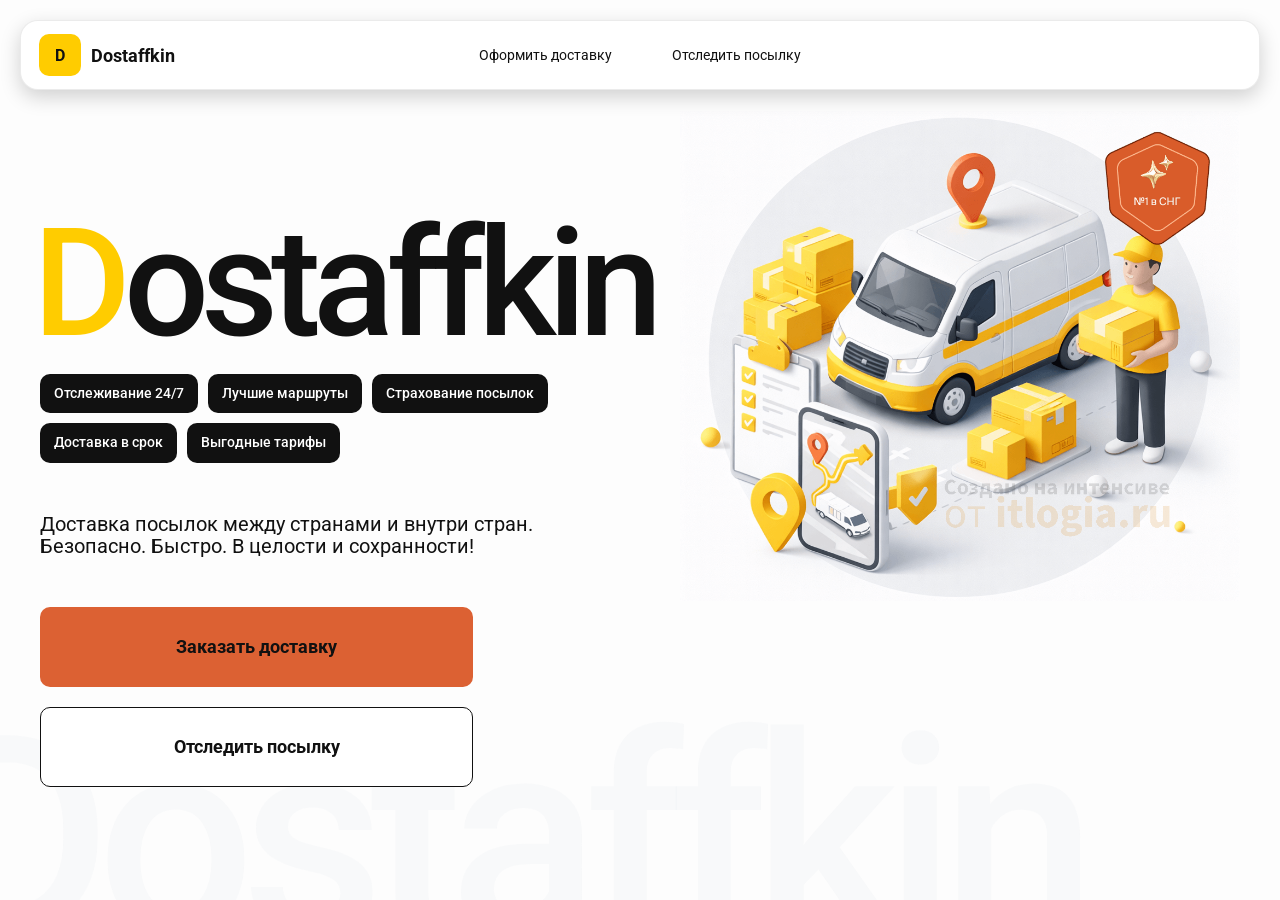
<file: index.html>
<!doctype html>
<html lang="ru">

<head>
    <meta charset="utf-8" />
    <meta name="viewport" content="width=device-width,initial-scale=1,maximum-scale=1,user-scalable=0" />
    <title>Dostaffkin — Доставка посылок между странами и внутри стран. Безопасно. Быстро. В целости и сохранности!
    </title>
    <link href="styles/base.css" rel="stylesheet" />
    <link href="styles/base_adaptive.css" rel="stylesheet" />
    <link href="styles/index.css" rel="stylesheet" />
    <link href="styles/index_adaptive.css" rel="stylesheet" />
</head>

<body>

    <div class="container">
        <header class="header">
            <a class="header-brand" href="./index.html">
                <div class="header-logo">D</div>
                <div class="header-title">Dostaffkin</div>
            </a>
            <nav class="header-menu">
                <a class="header-link" href="./order.html">Оформить <span>доставку</span></a>
                <a class="header-link" href="./track.html">Отследить <span>посылку</span></a>
            </nav>
        </header>
        <main class="main">
            <section class="main-info">
                <div class="main-title">
                    <span>D</span>ostaffkin
                </div>
                <div class="main-features">
                    <div class="main-feature">Отслеживание 24/7</div>
                    <div class="main-feature">Лучшие маршруты</div>
                    <div class="main-feature">Страхование посылок</div>
                    <div class="main-feature">Доставка в срок</div>
                    <div class="main-feature">Выгодные тарифы</div>
                </div>
                <div class="main-description">
                    Доставка посылок между странами и внутри стран.
                    Безопасно. Быстро. В целости и сохранности!
                </div>
                <div class="main-actions">
                    <a class="button" type="button" href="./order.html">Заказать доставку</a>
                    <a class="button button-white" type="button" href="./track.html">Отследить посылку</a>
                </div>
            </section>
            <div class="main-title-ghost">Dostaffkin</div>
            <section class="main-image">
                <img src="images/main-image.png" alt="Main image" />
            </section>
        </main>
    </div>

</body>

</html>
</file>
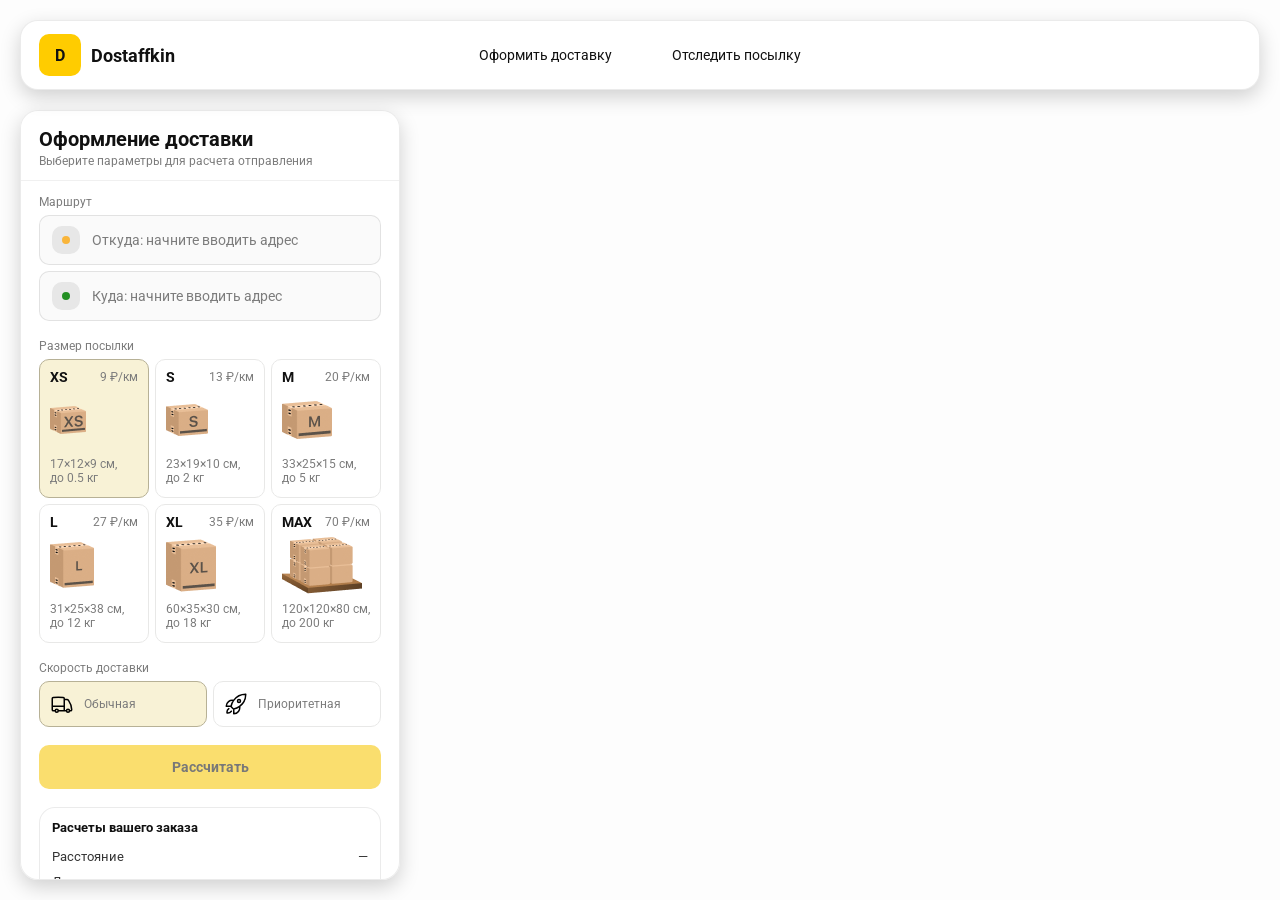
<file: order.html>
<!doctype html>
<html lang="ru">

<head>
    <meta charset="utf-8" />
    <meta name="viewport" content="width=device-width,initial-scale=1,maximum-scale=1,user-scalable=0" />
    <title>Оформление доставки</title>

    <link rel="stylesheet" href="styles/base.css" />
    <link rel="stylesheet" href="styles/base_adaptive.css" />

    <link rel="stylesheet" href="styles/order.css" />
    <link rel="stylesheet" href="styles/order_adaptive.css" />

    <script src="https://api-maps.yandex.ru/2.1/?lang=ru_RU&apikey=281306ed-1cef-46ac-9d2d-6e76b0856dc1&suggest_apikey=db7b5dc1-58e1-4e07-a41d-57877790d0ab" type="text/javascript"></script>
</head>

<body>
    <div id="map"></div>

    <header class="header">
        <a class="header-brand" href="./index.html">
            <div class="header-logo">D</div>
            <div class="header-title">Dostaffkin</div>
        </a>
        <nav class="header-menu">
            <a class="header-link" href="#">Оформить <span>доставку</span></a>
            <a class="header-link" href="./track.html">Отследить <span>посылку</span></a>
        </nav>
    </header>

    <aside class="main" id="sidebar">
        <div class="main-header">
            <div class="main-title">Оформление доставки</div>
            <div class="main-text">Выберите параметры для расчета отправления</div>
        </div>
        <div class="main-content">
            <div class="main-route">
                <div class="main-block-title">Маршрут</div>
                <div class="main-fields">
                    <div class="main-field" id="fromField">
                        <div class="main-pin"></div>
                        <input id="from" placeholder="Откуда: начните вводить адрес" autocomplete="off" />
                        <div class="main-ac" id="fromAc" role="listbox" aria-label="Подсказки адресов"></div>
                    </div>

                    <div class="main-field" id="toField">
                        <div class="main-pin"></div>
                        <input id="to" placeholder="Куда: начните вводить адрес" autocomplete="off" />
                        <div class="main-ac" id="toAc" role="listbox" aria-label="Подсказки адресов"></div>
                    </div>
                </div>
            </div>
            <div class="main-package">
                <div class="main-block-title">Размер посылки</div>

                <div class="main-sizes">
                    <div class="main-size-card is-active" data-value="xs">
                        <div class="main-size-top">
                            <div class="main-size-label">XS</div>
                            <div class="main-size-rate">9 ₽/км</div>
                        </div>
                        <div class="main-size-media">
                            <img src="images/sizes/xs.png" alt="Короб XS" />
                        </div>
                        <div class="main-size-description">17×12×9 см,<br>до 0.5 кг</div>
                    </div>

                    <div class="main-size-card" data-value="s">
                        <div class="main-size-top">
                            <div class="main-size-label">S</div>
                            <div class="main-size-rate">13 ₽/км</div>
                        </div>
                        <div class="main-size-media">
                            <img src="images/sizes/s.png" alt="Короб S" />
                        </div>
                        <div class="main-size-description">23×19×10 см,<br>до 2 кг</div>
                    </div>

                    <div class="main-size-card" data-value="m">
                        <div class="main-size-top">
                            <div class="main-size-label">M</div>
                            <div class="main-size-rate">20 ₽/км</div>
                        </div>
                        <div class="main-size-media">
                            <img src="images/sizes/m.png" alt="Короб M" />
                        </div>
                        <div class="main-size-description">33×25×15 см,<br>до 5 кг</div>
                    </div>

                    <div class="main-size-card" data-value="l">
                        <div class="main-size-top">
                            <div class="main-size-label">L</div>
                            <div class="main-size-rate">27 ₽/км</div>
                        </div>
                        <div class="main-size-media">
                            <img src="images/sizes/l.png" alt="Короб L" />
                        </div>
                        <div class="main-size-description">31×25×38 см,<br>до 12 кг</div>
                    </div>

                    <div class="main-size-card" data-value="xl">
                        <div class="main-size-top">
                            <div class="main-size-label">XL</div>
                            <div class="main-size-rate">35 ₽/км</div>
                        </div>
                        <div class="main-size-media">
                            <img src="images/sizes/xl.png" alt="Короб XL" />
                        </div>
                        <div class="main-size-description">60×35×30 см,<br>до 18 кг</div>
                    </div>

                    <div class="main-size-card" data-value="max">
                        <div class="main-size-top">
                            <div class="main-size-label">MAX</div>
                            <div class="main-size-rate">70 ₽/км</div>
                        </div>
                        <div class="main-size-media main-size-media-palleta">
                            <img src="images/sizes/max.png" alt="Паллета" />
                        </div>
                        <div class="main-size-description">120×120×80 см,<br>до 200 кг</div>
                    </div>
                </div>
            </div>
            <div class="main-speed">
                <div class="main-block-title">Скорость доставки</div>

                <div class="main-speeds">
                    <div class="main-speed-card is-active" data-value="regular">
                        <img class="main-speed-media" src="images/icons/regular.svg" alt="Regular" />
                        <div class="main-speed-description">Обычная</div>
                    </div>
                    <div class="main-speed-card" data-value="fast">
                        <img class="main-speed-media" src="images/icons/fast.svg" alt="Fast" />
                        <div class="main-speed-description">Приоритетная</div>
                    </div>

                </div>
            </div>
            <div class="main-calculate-block">
                <button id="calc" class="button calculate-button" type="button" disabled>Рассчитать</button>
            </div>

            <div class="main-result" id="result">
                <div class="main-result-title">Расчеты вашего заказа</div>
                <div class="main-result-lines">
                    <div class="main-result-line"><span>Расстояние</span><span id="distanceValue">—</span></div>
                    <div class="main-result-line"><span>Доставим через</span><span id="durationValue">—</span></div>
                    <div class="main-result-line"><span>Тариф</span><span id="rateValue">—</span></div>
                </div>
                <div class="main-price">
                    <div class="main-price-label">Итого</div>
                    <div class="main-price-value" id="totalValue">—</div>
                </div>
            </div>

            <div class="main-order-box">
                <div class="main-order-form" id="orderForm">
                    <div class="main-order-title">Оформление доставки</div>
                    <div class="main-block-info-row">
                        <div class="main-block-title">Контакты</div>
                        <div class="order-fields">
                            <div class="main-field">
                                <input id="customerName" placeholder="Ваше имя" autocomplete="off" />
                            </div>
                            <div class="main-field">
                                <input id="customerPhone" placeholder="Ваш телефон" autocomplete="off"
                                    inputmode="tel" />
                            </div>
                        </div>
                    </div>
                    <div class="main-block-info-row extra-info">
                        <div class="main-block-title">Дополнительная информация</div>
                        <div class="main-field textarea">
                            <textarea id="comment" placeholder="Детали доставки и комментарии"></textarea>
                        </div>
                    </div>
                    <button id="submit" class="button main-submit-request" type="button" disabled>Отправить
                        заявку
                    </button>
                </div>

                <div class="main-order-success" id="orderSuccess">
                    <div class="main-success-icon">✓</div>
                    <div class="main-success-title">Заявка отправлена!</div>
                    <div class="main-success-title">Номер отправления – <span id="orderId"></span></div>
                    <div class="main-success-subtitle">Мы скоро свяжемся с вами</div>
                </div>
            </div>



        </div>
    </aside>


    <script src="scripts/order.js"></script>


</body>

</html>
</file>
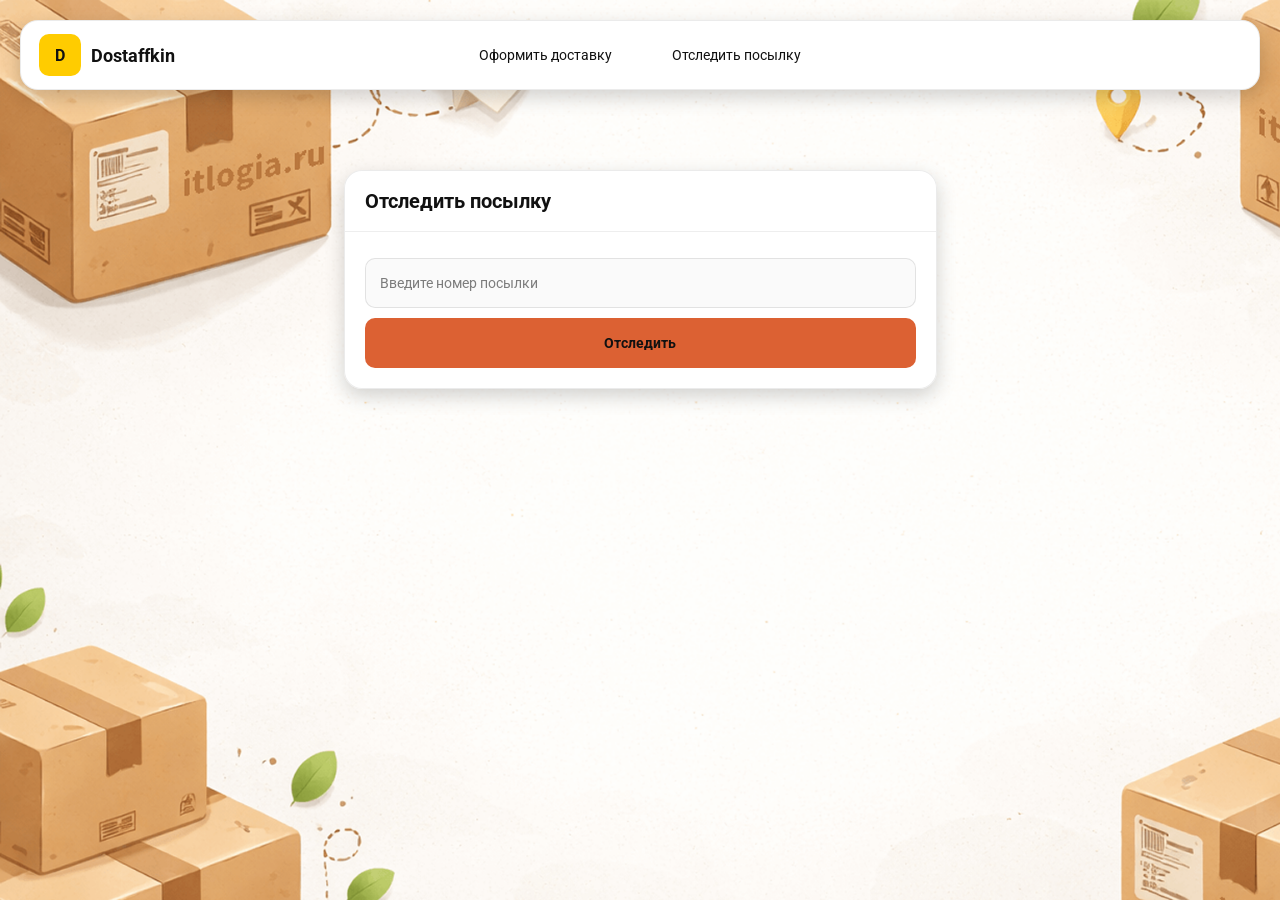
<file: track.html>
<!doctype html>
<html lang="ru">

<head>
    <meta charset="utf-8" />
    <meta name="viewport" content="width=device-width,initial-scale=1,maximum-scale=1,user-scalable=0" />
    <title>Отследить посылку</title>
    <link rel="stylesheet" href="styles/base.css" />
    <link rel="stylesheet" href="styles/base_adaptive.css" />

    <link rel="stylesheet" href="styles/track.css" />
    <link rel="stylesheet" href="styles/track_adaptive.css" />
</head>

<body>

    <div class="container">
        <header class="header">
            <a class="header-brand" href="./index.html">
                <div class="header-logo">D</div>
                <div class="header-title">Dostaffkin</div>
            </a>
            <nav class="header-menu">
                <a class="header-link" href="./order.html">Оформить <span>доставку</span></a>
                <a class="header-link" href="#">Отследить <span>посылку</span></a>
            </nav>
        </header>
        <main class="track-content">
            <section class="track-card track-search">
                <div class="track-title">Отследить посылку</div>
                <div class="track-action">
                    <div class="main-field track-field">
                        <input id="trackNumber" placeholder="Введите номер посылки" autocomplete="off" />
                    </div>
                    <button id="trackButton" class="button track-button" type="button">Отследить</button>
                </div>
            </section>
            <section class="track-card track-result" id="trackResult">
                <div class="track-result-header">
                    <div class="track-id" id="trackIdValue"></div>
                    <div class="track-routes">
                        <div class="track-route">
                            <div class="track-route-pin">
                                <svg xmlns="http://www.w3.org/2000/svg" fill="none" viewBox="0 0 24 24"
                                    stroke-width="1.5" stroke="orange" class="size-6">
                                    <path stroke-linecap="round" stroke-linejoin="round"
                                        d="M15 10.5a3 3 0 1 1-6 0 3 3 0 0 1 6 0Z" />
                                    <path stroke-linecap="round" stroke-linejoin="round"
                                        d="M19.5 10.5c0 7.142-7.5 11.25-7.5 11.25S4.5 17.642 4.5 10.5a7.5 7.5 0 1 1 15 0Z" />
                                </svg>
                            </div>
                            <div class="track-route-address" id="trackFromValue">
                                Откуда: Москва, улица Арбат, 1
                            </div>
                        </div>
                        <div class="track-route track-route-arrow">
                            <svg xmlns="http://www.w3.org/2000/svg" fill="none" viewBox="0 0 24 24" stroke-width="1.5"
                                stroke="currentColor" class="size-6">
                                <path stroke-linecap="round" stroke-linejoin="round"
                                    d="M19.5 13.5 12 21m0 0-7.5-7.5M12 21V3" />
                            </svg>
                        </div>
                        <div class="track-route">
                            <div class="track-route-pin">
                                <svg xmlns="http://www.w3.org/2000/svg" fill="none" viewBox="0 0 24 24"
                                    stroke-width="1.5" stroke="green" class="size-6">
                                    <path stroke-linecap="round" stroke-linejoin="round"
                                        d="M15 10.5a3 3 0 1 1-6 0 3 3 0 0 1 6 0Z" />
                                    <path stroke-linecap="round" stroke-linejoin="round"
                                        d="M19.5 10.5c0 7.142-7.5 11.25-7.5 11.25S4.5 17.642 4.5 10.5a7.5 7.5 0 1 1 15 0Z" />
                                </svg>
                            </div>
                            <div class="track-route-address" id="trackToValue">
                                Куда: Минск, проспект Независимости, 58
                            </div>
                        </div>
                    </div>
                </div>
                <div class="track-info">
                    <div class="track-status-title">Статус данной посылки:</div>
                    <div class="track-status-list" id="trackStatusList">


                    </div>
                </div>
            </section>
        </main>
    </div>

<script src="scripts/track.js"></script>

</body>

</html>
</file>
<file: styles/base.css>
*, *::before, *::after {
    box-sizing: border-box;
}

@font-face {
    font-family: "Roboto";
    src: url("../fonts/Roboto-Regular.ttf");
    font-weight: normal;
}

@font-face {
    font-family: "Roboto";
    src: url("../fonts/Roboto-Bold.ttf");
    font-weight: bold;
}

@font-face {
    font-family: "Roboto";
    src: url("../fonts/Roboto-Medium.ttf");
    font-weight: 500;
}

html, body {
    margin: 0;
    color: #111111;
    font-family: "Roboto", sans-serif;
}

body {
    background: #FDFDFD;
}

.header {
    border-radius: 18px;
    box-shadow: 0 7px 20px 0 #0000002E;
    backdrop-filter: blur(10px);
    background: #ffffff;
    left: 20px;
    border: 1px solid rgba(0, 0, 0, 0.08);
    position: fixed;
    right: 20px;
    top: 20px;
    padding: 14px 18px;
    height: 70px;
    display: flex;
    align-items: center;
    z-index: 6;
}

.header-brand {
    display: flex;
    align-items: center;
    text-decoration: none;
    gap: 10px;
}

.header-logo {
    width: 42px;
    height: 42px;
    border-radius: 10px;
    background: #FFCC00;
    display: grid;
    place-items: center;
    font-weight: bold;
    color: #111;
}

.header-title {
    font-size: 18px;
    font-weight: bold;
    color: #111111;
    text-decoration: none;
}

.header-menu {
    display: flex;
    align-items: center;
    gap: 60px;
    margin: 0;
    position: absolute;
    left: 50%;
    transform: translateX(-50%);
}

.header-link {
    font-size: 14px;
    color: #111111;
    text-decoration: none;
}

.button {
    border: 0;
    outline: none;
    height: 44px;
    border-radius: 10px;
    font-size: 14px;
    font-weight: bold;
    cursor: pointer;
    font-family: inherit;
    transition: transform .08s ease, opacity .12s ease;
    background: #DC6133;
    color: #111111;
    text-align: center;
    text-decoration: none;
}

.button:hover {
    background-color: #E5BC19;
}

.button:disabled {
    cursor: not-allowed;
    background-color: #FADE6E;
    color: #787878;
    transform: none;
}

.button.button-white {
    background: #ffffff;
    border: 1px solid #111111;
}

.button.button-white:hover {
    background: rgb(241 241 241);
}

.main-field {
    display: flex;
    align-items: center;
    margin-top: 6px;
    gap: 10px;
    border: 1px solid #1111111A;
    background: #FAFAFA;
    border-radius: 10px;
    padding: 10px 12px;
    position: relative;
    box-sizing: border-box;
    height: 50px;
}

.main-field.textarea {
    height: auto;
}

.main-pin {
    width: 28px;
    height: 28px;
    border-radius: 10px;
    background: rgba(17, 17, 17, 0.08);
    display: grid;
    place-items: center;
    flex: 0 0 auto;
    position: relative;
}

.main-pin::before {
    content: "";
    width: 8px;
    height: 8px;
    border-radius: 999px;
    background: orange;
    opacity: .75;
    display: block;
}

.main-field:last-child .main-pin::before {
    background: green;
    opacity: .85;
}

input,
textarea {
    width: 100%;
    border: 0;
    outline: none;
    background: transparent;
    font-size: 14px;
    color: #111111;
    font-family: inherit;
}

textarea {
    resize: vertical;
    min-height: 72px;
    padding: 2px 0;
}

input::placeholder,
textarea::placeholder {
    color: #7C7C7C;
}

.main-field:focus-within {
    border-color: rgba(0, 0, 0, 0.20);
    box-shadow: 0 0 0 4px rgba(255, 204, 0, 0.35);
    background: rgba(255, 255, 255, 0.75);
}
</file>
<file: styles/base_adaptive.css>
@media (max-width: 767px) {
    .header {
        left: 10px;
        right: 10px;
        top: 10px;
    }

    .header-link span {
        display: none;
    }

    .header-menu {
        gap: 20px;
        justify-content: flex-start;
        margin: 0 0 0 30px;
        position: static;
        transform: none;
    }
}

@media (max-width: 420px) {
    .header-title {
        display: none;
    }
}

@media (max-width: 374px) {
    .header-menu {
        gap: 10px;
        margin: 0 0 0 10px;
    }
}
</file>
<file: styles/index.css>
.container {
    overflow: hidden;
    min-height: 100vh;
}

.main {
    padding: 111px 40px 40px;
    position: relative;
    display: flex;
}

.main-info {
    max-width: 840px;
    width: 100%;
    position: relative;
}

.main-title {
    margin-top: 98px;
    font-weight: 500;
    font-size: 200px;
    line-height: 1;
    letter-spacing: -0.05em;
    color: #111111;
    left: -15px;
    position: relative;
}

.main-title span {
    color: #ffcc00;
}

.main-features {
    margin-top: 15px;
    display: flex;
    flex-wrap: wrap;
    gap: 10px;
}

.main-feature {
    background: #111111;
    color: #ffffff;
    padding: 12px 14px;
    font-weight: 500;
    font-size: 14px;
    line-height: 1.1;
    border-radius: 10px;
}

.main-description {
    margin-top: 50px;
    max-width: 500px;
    font-size: 20px;
    line-height: 1.1;
    color: #111111;
}

.main-actions {
    margin-top: 50px;
    display: flex;
    flex-direction: column;
    gap: 20px;
}

.main-actions .button {
    height: 80px;
    width: 433px;
    font-size: 18px;
    font-weight: bold;
    place-items: center;
    display: grid;
}

.main-title-ghost {
    position: absolute;
    z-index: -1;
    left: -70px;
    bottom: -150px;
    font-weight: 500;
    font-size: 278px;
    line-height: 1;
    letter-spacing: -0.05em;
    color: #ECEDF04D;
}

.main-image {
    width: 1024px;
    top: 100px;
    z-index: -2;
}

.main-image img {
    width: 100%;
    max-width: 1024px;
    height: auto;
    display: block;
}
</file>
<file: styles/index_adaptive.css>
@media (max-width: 1760px) {
    .main-title {
        font-size: 150px;
        left: -7px;
    }

    .main-info {
        max-width: 640px;
    }
}

@media (max-width: 1200px) {
    .main-info {
        max-width: 540px;
    }

    .main {
        padding: 111px 20px 20px;
    }

    .main-title {
        font-size: 120px;
        left: -4px;
    }

    .main-title-ghost {
        font-size: 220px;
    }
}

@media (max-width: 1024px) {
    .main-title {
        margin-top: 30px;
    }

    .main {
        flex-direction: column-reverse;
    }

    .main-image {
        max-width: 350px;
        position: absolute;
        left: 370px;
        top: 370px;
    }

    .main-info {
        max-width: 100%;
    }

    .main-actions {
        gap: 10px;
    }

    .main-actions .button {
        height: 50px;
        font-size: 14px;
        width: auto;
        max-width: 300px;
    }

    .main-description {
        max-width: 350px;
    }
}

@media (max-width: 570px) {
    .main-title {
        font-size: 88px;
    }

    .main-description {
        max-width: 100%
    }

    .main-actions {
        width: 100%;
    }

    .main-actions .button {
        width: 100%;
        max-width: 100%
    }

    .main-image {
        max-width: 650px;
        position: absolute;
        left: 170px;
        top: 70px;
        opacity: 0.2;
    }
}

@media (max-width: 400px) {
    .main-title {
        font-size: 70px;
    }
}
</file>
<file: styles/order.css>
#map {
    position: fixed;
    inset: 0;
}

.main {
    border-radius: 18px;
    box-shadow: 0 7px 20px 0 #0000002E;
    backdrop-filter: blur(10px);
    background: rgba(255, 255, 255, 0.96);
    left: 20px;
    border: 1px solid rgba(0, 0, 0, 0.08);
    position: fixed;
    top: 110px;
    bottom: 20px;
    width: 380px;
    display: flex;
    flex-direction: column;
    overflow: hidden;
    z-index: 5;
}

.main-header {
    padding: 18px 18px 12px 18px;
    border-bottom: 1px solid rgba(0, 0, 0, 0.06);
    display: flex;
    flex-direction: column;
}

.main-title {
    font-size: 20px;
    line-height: 100%;
    font-weight: bold;
}

.main-text {
    font-size: 12px;
    margin-top: 5px;
    color: #7C7C7C;
}

.main-content {
    padding: 14px 18px 18px 18px;
    overflow: auto;
    scrollbar-width: none;
    display: flex;
    flex-direction: column;
    gap: 18px;
    flex: 1;
}

.main-block-title {
    font-size: 12px;
    color: #7C7C7C;
}

.main-route .main-block-title,
.main-package .main-block-title {
    margin-bottom: 6px;
}

.main-sizes {
    display: grid;
    gap: 6px;
    grid-template-columns: repeat(3, 1fr);
}

.main-size-card {
    border: 1px solid #E8E8E7;
    background: #FFFFFF;
    border-radius: 10px;
    padding: 10px;
    cursor: pointer;
    user-select: none;
    transition: transform .08s ease, border-color .12s ease, background .12s ease;
    min-height: 139px;
}

.main-size-card:hover {
    transform: translateY(-1px);
}

.main-size-card.is-active {
    background-color: #F8F2D6;
    border-color: #B7B196;
}

.main-size-top {
    display: flex;
    align-items: center;
    justify-content: space-between;
}

.main-size-label {
    font-weight: bold;
    font-size: 14px;
    color: #111111;
    line-height: 100%;
}

.main-size-rate {
    font-size: 12px;
    color: #7C7C7C;
    line-height: 100%;
}

.main-size-media {
    margin-top: 8px;
    height: 57px;
}

.main-size-description {
    margin-top: 8px;
    font-size: 12px;
    color: #7C7C7C;
    line-height: 1.2;
}

.calculate-button {
    width: 100%;
}

.main-result {
    border: 1px solid rgba(0, 0, 0, 0.08);
    background: rgba(255, 255, 255, 0.75);
    border-radius: 16px;
    padding: 12px;
    line-height: 1.25;
}

.main-result-title {
    font-weight: bold;
    font-size: 13px;
    color: #111111;
    margin-bottom: 13px;
}

.main-result-lines {
    gap: 8px;
    display: flex;
    flex-direction: column;
}

.main-result-line {
    font-size: 13px;
    color: rgba(17, 17, 17, 0.85);
    display: flex;
    justify-content: space-between;
}

.main-price {
    margin-top: 18px;
    padding-top: 10px;
    border-top: 1px dashed rgba(0, 0, 0, 0.12);
    display: flex;
    align-items: baseline;
    justify-content: space-between;
}

.main-price-label {
    font-size: 12px;
    color: rgba(17, 17, 17, 0.55);
}

.main-price-value {
    font-size: 20px;
    font-weight: bold;
    color: #111111;
    letter-spacing: -0.3px;
}

.main-order-box {
    background: #ffffff;
    border: 1px solid #E8E8E7;
    border-radius: 10px;
    padding: 12px;
}

.main-order-title {
    margin-bottom: 8px;
    font-weight: bold;
    font-size: 14px;
    color: #111111;
}

.main-block-info {
    display: flex;
    flex-direction: column;
    gap: 6px;
}

.order-fields {
    display: grid;
    grid-template-columns: 1fr 1fr;
    column-gap: 10px;
    margin-top: 6px;
}

.main-block-info-row.extra-info {
    display: block;
    margin-top: 13px;
}

.main-submit-request {
    width: 100%;
    margin-top: 6px;
}

.main-order-success {
    display: none;
    text-align: center;
    padding: 22px 12px;
    gap: 12px;
}

.main-order-success.is-visible {
    display: flex;
    flex-direction: column;
    align-items: center;
}

.main-success-icon {
    width: 56px;
    height: 56px;
    border-radius: 50%;
    background: #16a34a;
    color: #ffffff;
    display: grid;
    place-items: center;
    font-size: 30px;
}

.main-success-title {
    font-size: 14px;
    font-weight: bold;
    color: #111111;
}

.main-success-subtitle {
    font-size: 12px;
    color: rgba(17, 17, 17, 0.55);
    line-height: 1.3;
}

.main-speed .main-block-title {
    margin-bottom: 6px;
}

.main-speeds {
    display: grid;
    gap: 6px;
    grid-template-columns: repeat(2, 1fr);
}

.main-speed-card {
    border: 1px solid #E8E8E7;
    background: #FFFFFF;
    border-radius: 10px;
    padding: 10px;
    cursor: pointer;
    user-select: none;
    transition: transform .08s ease, border-color .12s ease, background .12s ease;
    display: flex;
    align-items: center;
    gap: 10px;
}

.main-speed-card:hover {
    transform: translateY(-1px);
}

.main-speed-card.is-active {
    background-color: #F8F2D6;
    border-color: #B7B196;
}

.main-speed-description {
    font-size: 12px;
    color: #7C7C7C;
    line-height: 1.2;
}
</file>
<file: styles/order_adaptive.css>
@media (max-width: 767px) {
    .main {
        left: 10px;
        right: 10px;
        top: 50%;
        bottom: 12px;
        width: auto;
        max-width: none;
    }
}

@media (max-width: 420px) {
    .main-sizes {
        grid-template-columns: repeat(2, 1fr);
    }
}
</file>
<file: styles/track.css>
.container {
    background: #F4F4F4 url("../images/track-bg.png");
    background-size: cover;
    min-height: 100vh;
    padding: 170px 0 50px 0;
}

.track-content {
    width: 593px;
    margin: 0 auto;
}

.track-card {
    width: 100%;
    border-radius: 18px;
    box-shadow: 0 7px 20px 0 #0000002E;
    backdrop-filter: blur(10px);
    background: rgba(255, 255, 255, 0.96);
    border: 1px solid rgba(0, 0, 0, 0.08);
}

.track-title {
    font-size: 20px;
    line-height: 100%;
    font-weight: bold;
    border-bottom: 1px solid #EEEEEE;
    padding: 20px;
}

.track-action {
    padding: 20px;
}

.track-button {
    width: 100%;
    height: 50px;
}

.track-field {
    margin-bottom: 10px;
}

.track-result {
    margin-top: 5px;
    display: none;
}

.track-result.is-visible {
    display: block;
}

.track-result-header {
    font-weight: bold;
    font-size: 14px;
    color: #111111;
    padding: 20px;
    border-bottom: 1px solid #EEEEEE;
}

.track-id {
    margin-bottom: 12px;
    font-size: 20px;
}

.track-routes {
    display: flex;
    flex-direction: column;
    gap: 10px;
    font-weight: normal;
}

.track-route {
    display: flex;
    align-items: center;
    gap: 10px;
}

.track-route-pin {
    width: 24px;
    height: 24px;
    flex-shrink: 0;
}

.track-route-arrow {
    padding: 15px 0;
    width: 24px;
    height: 24px;
}

.track-info {
    padding: 20px;
}

.track-status {
    display: flex;
    align-items: center;
    font-size: 12px;
    gap: 10px;
}

.track-status-title {
    font-size: 14px;
    color: #111111;
    margin-bottom: 20px;
}

.track-status-list {
    display: flex;
    flex-direction: column;
    gap: 15px;
}

.track-status-icon {
    width: 40px;
    height: 40px;
    border-radius: 50%;
    background: rgba(17, 17, 17, 0.08);
    display: grid;
    place-items: center;
    flex: 0 0 auto;
}

.track-status.created .track-status-icon {
    background-color: #F1CB00;
}

.track-status.in-way .track-status-icon {
    background-color: #F08A11;
}

.track-status.ready .track-status-icon {
    background-color: #A35D0A;
}

.track-status.done .track-status-icon {
    background-color: #37C93B;
}

.track-status-text {
    display: flex;
    align-items: center;
    justify-content: space-between;
    color: #111111;
    font-size: 12px;
    flex: 1;
}

.track-status-date {
    color: rgba(17, 17, 17, 0.55);
}
</file>
<file: styles/track_adaptive.css>
@media (max-width: 767px) {
    .container {
        padding: 130px 0 50px 0;
    }

    .track-content {
        width: 100%;
        padding-left: 10px;
        padding-right: 10px;
    }

    .track-result-header {
        padding: 20px;
    }
}
</file>
